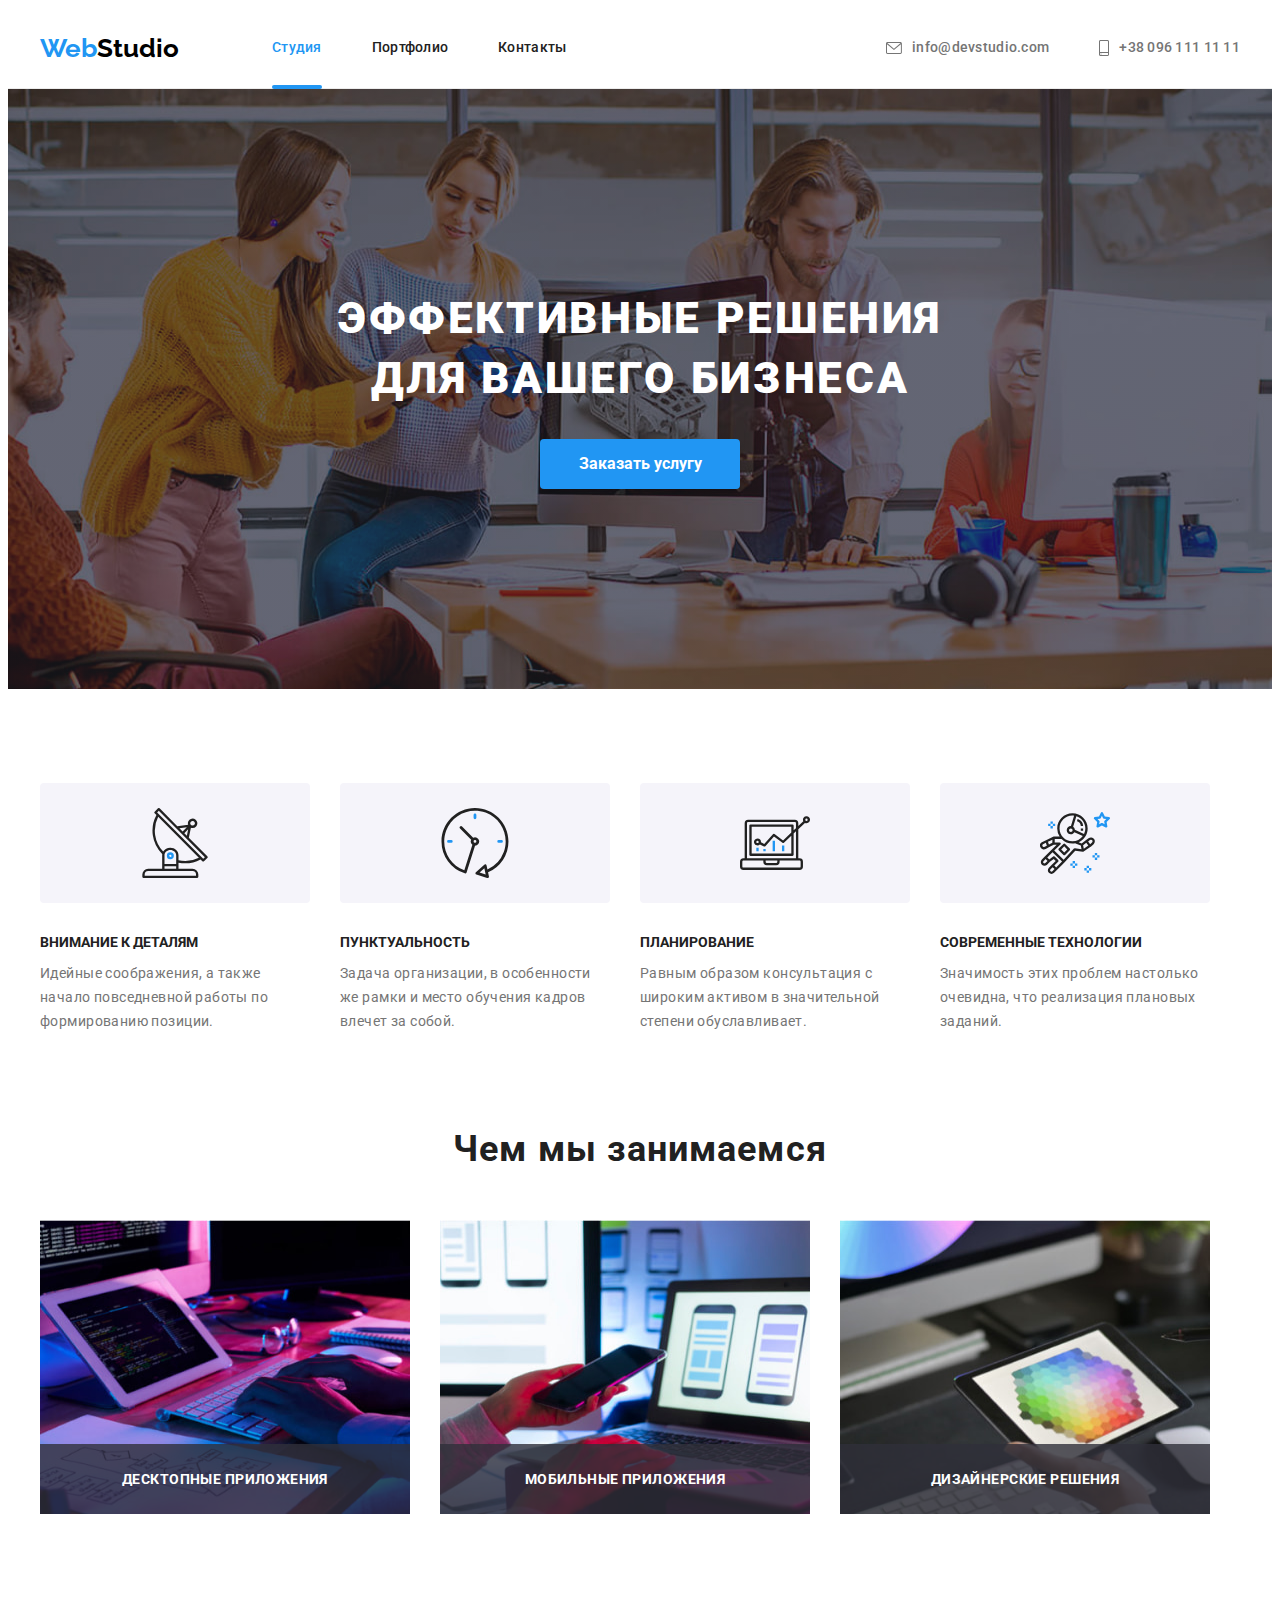
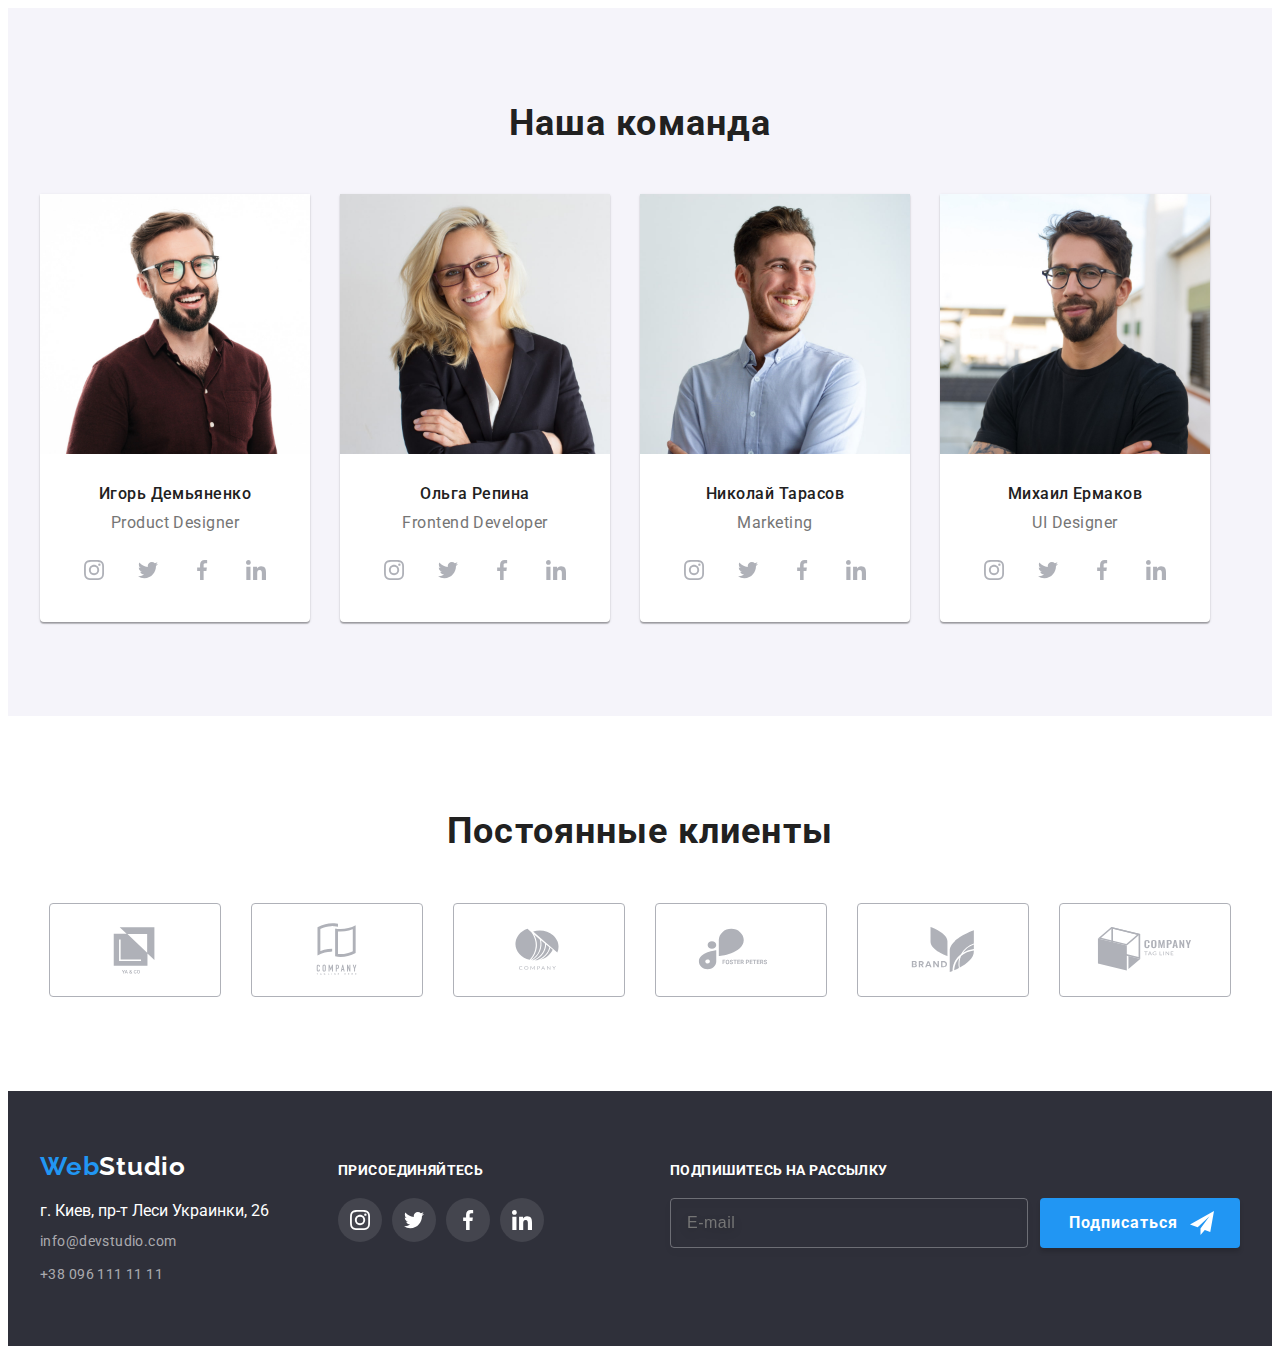
<file: index.html>
<!DOCTYPE html>
<html lang="ru">
  <head>
    <meta charset="UTF-8" />
    <meta http-equiv="X-UA-Compatible" content="IE=edge" />
    <meta name="viewport" content="width=device-width, initial-scale=1.0" />
    <title>Студия</title>
    <!-- Project fonts -->
    <link rel="preconnect" href="https://fonts.googleapis.com" />
    <link rel="preconnect" href="https://fonts.gstatic.com" crossorigin />
    <link
      href="https://fonts.googleapis.com/css2?family=Raleway:wght@700&family=Roboto:wght@400;500;700;900&display=swap"
      rel="stylesheet"
    />
    <!-- Custom ctyles -->
    <link
      rel="stylesheet"
      href="https://cdnjs.cloudflare.com/ajax/libs/modern-normalize/1.1.0/modern-normalize.min.css"
      integrity="sha512-wpPYUAdjBVSE4KJnH1VR1HeZfpl1ub8YT/NKx4PuQ5NmX2tKuGu6U/JRp5y+Y8XG2tV+wKQpNHVUX03MfMFn9Q=="
      crossorigin="anonymous"
      referrerpolicy="no-referrer"
    />
    <link rel="stylesheet" href="./css/styles.css" />
  </head>
  <body>
    <!-- Хедер -->
    <header class="page-header">
      <div class="container header-container">
        <a href="index.html" class="logo" lang="en"> <span class="span-logo">Web</span>Studio </a>
        <nav>
          <ul class="site-nav">
            <li class="site-nav-item">
              <a class="site-nav-link current" href="./index.html">Студия</a>
            </li>
            <li class="site-nav-item">
              <a class="site-nav-link" href="./portfolio.html">Портфолио</a>
            </li>
            <li class="site-nav-item">
              <a class="site-nav-link" href="#">Контакты</a>
            </li>
          </ul>
        </nav>
        <ul class="contacts">
          <li class="contact-link">
            <a href="mailto:info@devstudio.com" class="contact-link-mailto">
              <svg class="studio-icon" width="16" height="12">
                <use href="./images/icons.svg#icon-mail"></use>
              </svg>
              info@devstudio.com
            </a>
          </li>
          <li class="contact-link">
            <a href="tel:+380961111111" class="contact-link-tel">
              <svg class="studio-icon" width="10" height="16">
                <use href="./images/icons.svg#icon-smartphone"></use>
              </svg>
              +38 096 111 11 11
            </a>
          </li>
        </ul>
      </div>
    </header>
    <!-- Герой -->
    <main>
      <section class="hero">
        <div class="container">
          <h1 class="hero-title">Эффективные решения для вашего бизнеса</h1>
          <button class="hero-button" type="button" data-modal-open>Заказать услугу</button>
          <!-- фон для backdrop -->
          <div class="backdrop is-hidden" data-modal>
            <div class="modal-wrapper">
              <button class="modal-btn" data-modal-close>
                <svg class="icon-close" width="18" height="18">
                  <use href="./images/icons.svg#icon-close-black"></use>
                </svg>
              </button>
              <!-- Форма -->
              <form class="form">
                <b class="form-title">Оставьте свои данные, мы вам перезвоним</b>
                <div class="inputs">
                  <div class="form-field">
                    <label class="form-lable" for="user-name">Имя</label>
                    <div class="form-input-icon">
                      <input class="form-input" type="text" name="user-name" id="user-name" required />
                      <svg class="form-modal-icon" width="18" height="18">
                        <use href="./images/icons.svg#icon-person-form"></use>
                      </svg>
                    </div>
                  </div>
                  <div class="form-field">
                    <label class="form-lable" for="tel">Телефон</label> 
                    <div class="form-input-icon">
                       <input class="form-input" type="tel" name="tel" id="tel" />
                       <svg class="form-modal-icon" width="18" height="18">
                          <use href="./images/icons.svg#icon-phone-form"></use>
                       </svg>
                    </div>
                  </div>
                  <div class="form-field">
                    <label class="form-lable" for="email">Почта</label>
                    <div class="form-input-icon">
                      <input class="form-input" type="email" name="email" id="email" />
                      <svg class="form-modal-icon" width="18" height="18">
                        <use href="./images/icons.svg#icon-email-form"></use>
                      </svg>
                    </div>
                  </div>
                  <div class="form-field">
                    <label class="form-lable" for="comment">Комментарий</label>
                    <textarea class="form-textarea" name="comment" id="comment" placeholder="Введите текст" rows="8"></textarea>
                  </div>
                  <label class="form-field-checbox">
                     <input class="checkbox visually-hidden"  type="checkbox"/>
                     <span class="custom-checbox">
                       <svg class="custom-checbox-icon" width="16" height="15">
                         <use href="./images/icons.svg#icon-icon-check"></use>
                       </svg>
                     </span>
                    Соглашаюсь с рассылкой и принимаю 
                    <a class="contract" href="" target="_blank" rel="noopener noreferrer">Условия договора</a>
                  </label>
                </div>
                <button class="submit-btn" type="submit">Отправить</button>
              </form>
            </div>
          </div>
        </div>
      </section>
      <!-- Секция 2 Особенности -->
      <section class="section">
        <div class="container">
          <h2 class="visually-hidden">Особенности</h2>
          <ul class="specifics-list">
            <li class="specific-item">
              <div class="specific">
                <svg class="specific-icon" width="70" height="70">
                  <use href="./images/icons.svg#icon-antennasvg"></use>
                </svg>
              </div>
              <h3 class="specific-title">Внимание к деталям</h3>
              <p class="specific-text">
                Идейные соображения, а также начало повседневной работы по формированию позиции.
              </p>
            </li>
            <li class="specific-item">
              <div class="specific">
                <svg class="specific-icon" width="70" height="70">
                  <use href="./images/icons.svg#icon-clocksvg"></use>
                </svg>
              </div>
              <h3 class="specific-title">Пунктуальность</h3>
              <p class="specific-text">
                Задача организации, в особенности же рамки и место обучения кадров влечет за собой.
              </p>
            </li>
            <li class="specific-item">
              <div class="specific">
                <svg class="specific-icon" width="70" height="70">
                  <use href="./images/icons.svg#icon-diagramsvg"></use>
                </svg>
              </div>
              <h3 class="specific-title">Планирование</h3>
              <p class="specific-text">
                Равным образом консультация с широким активом в значительной степени обуславливает.
              </p>
            </li>
            <li class="specific-item">
              <div class="specific">
                <svg class="specific-icon" width="70" height="70">
                  <use href="./images/icons.svg#icon-astronautsvg"></use>
                </svg>
              </div>
              <h3 class="specific-title">Современные технологии</h3>
              <p class="specific-text">
                Значимость этих проблем настолько очевидна, что реализация плановых заданий.
              </p>
            </li>
          </ul>
        </div>
      </section>
      <!-- Чем мы занимаемся картинки -->
      <section class="section work">
        <div class="container">
          <h2 class="work-title">Чем мы занимаемся</h2>
          <ul class="work-item">
            <li class="work-list">
              <img
                class="work-img"
                src="./images/box/box1.jpg"
                alt="набор текста на клавиатеру"
                width="370"
                height="294"
              />
              <p class="work-text">Десктопные приложения</p>
            </li>
            <li class="work-list">
              <img
                class="work-img"
                src="./images/box/box2.jpg"
                alt="набор текста с телефона на ком"
                width="370"
                height="294"
              />
              <p class="work-text">Мобильные приложения</p>
            </li>
            <li class="work-list">
              <img
                class="work-img"
                src="./images/box/box3.jpg"
                alt="цветная голограмма на планшете"
                width="370"
                height="294"
              />
              <p class="work-text">Дизайнерские решения</p>
            </li>
          </ul>
        </div>
      </section>
      <!-- Секция 3 Команда -->
      <section class="team section">
        <div class="container">
          <h2 class="team-title">Наша команда</h2>
          <ul class="team-list">
            <li class="team-item">
              <img
                class="team-img"
                src="./images/team/teamcard1.jpg"
                alt="Сотрудник мужчина менеджер"
                width="270"
              />
              <div class="team-box">
                <h3 class="team-name">Игорь Демьяненко</h3>
                <p class="team-position" lang="en">Product Designer</p>
                <ul class="socials list">
                  <li class="socials-item">
                    <a
                      class="socials-link link"
                      href=""
                      target="_blank"
                      rel="noopener noreferrer"
                      aria-label="иконка Instagram"
                    >
                      <svg class="socials-icon" width="20" height="20">
                        <use href="./images/icons.svg#icon-instagram"></use>
                      </svg>
                    </a>
                  </li>
                  <li class="socials-item">
                    <a
                      class="socials-link link"
                      href=""
                      target="_blank"
                      rel="noopener noreferrer"
                      aria-label="иконка Twitter"
                    >
                      <svg class="socials-icon" width="20" height="20">
                        <use href="./images/icons.svg#icon-twitter"></use>
                      </svg>
                    </a>
                  </li>
                  <li class="socials-item">
                    <a
                      class="socials-link link"
                      href=""
                      target="_blank"
                      rel="noopener noreferrer"
                      aria-label="иконка Facebook"
                    >
                      <svg class="socials-icon" width="20" height="20">
                        <use href="./images/icons.svg#icon-facebook"></use>
                      </svg>
                    </a>
                  </li>
                  <li class="socials-item">
                    <a
                      class="socials-link link"
                      href=""
                      target="_blank"
                      rel="noopener noreferrer"
                      aria-label="иконка Linkedin"
                    >
                      <svg class="socials-icon" width="20" height="20">
                        <use href="./images/icons.svg#icon-linkedin"></use>
                      </svg>
                    </a>
                  </li>
                </ul>
              </div>
            </li>
            <li class="team-item">
              <img
                class="team-img"
                src="./images/team/teamcard2.jpg"
                alt="Сотрудник женщина разработчик"
                width="270"
              />
              <div class="team-box">
                <h3 class="team-name">Ольга Репина</h3>
                <p class="team-position" lang="en">Frontend Developer</p>
                <ul class="socials list">
                  <li class="socials-item">
                    <a
                      class="socials-link link"
                      href=""
                      target="_blank"
                      rel="noopener noreferrer"
                      aria-label="иконка Instagram"
                    >
                      <svg class="socials-icon" width="20" height="20">
                        <use href="./images/icons.svg#icon-instagram"></use>
                      </svg>
                    </a>
                  </li>
                  <li class="socials-item">
                    <a
                      class="socials-link link"
                      href=""
                      target="_blank"
                      rel="noopener noreferrer"
                      aria-label="иконка Twitter"
                    >
                      <svg class="socials-icon" width="20" height="20">
                        <use href="./images/icons.svg#icon-twitter"></use>
                      </svg>
                    </a>
                  </li>
                  <li class="socials-item">
                    <a
                      class="socials-link link"
                      href=""
                      target="_blank"
                      rel="noopener noreferrer"
                      aria-label="иконка Facebook"
                    >
                      <svg class="socials-icon" width="20" height="20">
                        <use href="./images/icons.svg#icon-facebook"></use>
                      </svg>
                    </a>
                  </li>
                  <li class="socials-item">
                    <a
                      class="socials-link link"
                      href=""
                      target="_blank"
                      rel="noopener noreferrer"
                      aria-label="иконка Linkedin"
                    >
                      <svg class="socials-icon" width="20" height="20">
                        <use href="./images/icons.svg#icon-linkedin"></use>
                      </svg>
                    </a>
                  </li>
                </ul>
              </div>
            </li>
            <li class="team-item">
              <img
                class="team-img"
                src="./images/team/teamcard3.jpg"
                alt="Сотрудник мужчина маркетолог"
                width="270"
              />
              <div class="team-box">
                <h3 class="team-name">Николай Тарасов</h3>
                <p class="team-position" lang="en">Marketing</p>
                <ul class="socials list">
                  <li class="socials-item">
                    <a
                      class="socials-link link"
                      href=""
                      target="_blank"
                      rel="noopener noreferrer"
                      aria-label="иконка Instagram"
                    >
                      <svg class="socials-icon" width="20" height="20">
                        <use href="./images/icons.svg#icon-instagram"></use>
                      </svg>
                    </a>
                  </li>
                  <li class="socials-item">
                    <a
                      class="socials-link link"
                      href=""
                      target="_blank"
                      rel="noopener noreferrer"
                      aria-label="иконка Twitter"
                    >
                      <svg class="socials-icon" width="20" height="20">
                        <use href="./images/icons.svg#icon-twitter"></use>
                      </svg>
                    </a>
                  </li>
                  <li class="socials-item">
                    <a
                      class="socials-link link"
                      href=""
                      target="_blank"
                      rel="noopener noreferrer"
                      aria-label="иконка Facebook"
                    >
                      <svg class="socials-icon" width="20" height="20">
                        <use href="./images/icons.svg#icon-facebook"></use>
                      </svg>
                    </a>
                  </li>
                  <li class="socials-item">
                    <a
                      class="socials-link link"
                      href=""
                      target="_blank"
                      rel="noopener noreferrer"
                      aria-label="иконка Linkedin"
                    >
                      <svg class="socials-icon" width="20" height="20">
                        <use href="./images/icons.svg#icon-linkedin"></use>
                      </svg>
                    </a>
                  </li>
                </ul>
              </div>
            </li>
            <li class="team-item">
              <img
                class="team-img"
                src="./images/team/teamcard4.jpg"
                alt="Сотрудник мужчина дизайнер"
                width="270"
              />
              <div class="team-box">
                <h3 class="team-name">Михаил Ермаков</h3>
                <p class="team-position" lang="en">UI Designer</p>
                <ul class="socials list">
                  <li class="socials-item">
                    <a
                      class="socials-link link"
                      href=""
                      target="_blank"
                      rel="noopener noreferrer"
                      aria-label="иконка Instagram"
                    >
                      <svg class="socials-icon" width="20" height="20">
                        <use href="./images/icons.svg#icon-instagram"></use>
                      </svg>
                    </a>
                  </li>
                  <li class="socials-item">
                    <a
                      class="socials-link link"
                      href=""
                      target="_blank"
                      rel="noopener noreferrer"
                      aria-label="иконка Twitter"
                    >
                      <svg class="socials-icon" width="20" height="20">
                        <use href="./images/icons.svg#icon-twitter"></use>
                      </svg>
                    </a>
                  </li>
                  <li class="socials-item">
                    <a
                      class="socials-link link"
                      href=""
                      target="_blank"
                      rel="noopener noreferrer"
                      aria-label="иконка Facebook"
                    >
                      <svg class="socials-icon" width="20" height="20">
                        <use href="./images/icons.svg#icon-facebook"></use>
                      </svg>
                    </a>
                  </li>
                  <li class="socials-item">
                    <a
                      class="socials-link link"
                      href=""
                      target="_blank"
                      rel="noopener noreferrer"
                      aria-label="иконка Linkedin"
                    >
                      <svg class="socials-icon" width="20" height="20">
                        <use href="./images/icons.svg#icon-linkedin"></use>
                      </svg>
                    </a>
                  </li>
                </ul>
              </div>
            </li>
          </ul>
        </div>
      </section>
      <!--Постоянные клиенты  -->
      <section class="section">
        <div class="container">
          <h2 class="clients-title">Постоянные клиенты</h2>
          <ul class="clients">
            <li class="clients-item">
              <a
                class="clients-link"
                href=""
                target="_blank"
                rel="noopener noreferrer"
                aria-label="Логотип YA&CO"
              >
                <svg class="clients-icon" width="106" height="60">
                  <use href="./images/icons.svg#icon-Logo-one"></use>
                </svg>
              </a>
            </li>
            <li class="clients-item">
              <a
                class="clients-link"
                href=""
                target="_blank"
                rel="noopener noreferrer"
                aria-label="Логотип COMPANY Tagline Here"
              >
                <svg class="clients-icon" width="106" height="60">
                  <use href="./images/icons.svg#icon-Logo-two"></use>
                </svg>
              </a>
            </li>
            <li class="clients-item">
              <a
                class="clients-link"
                href=""
                target="_blank"
                rel="noopener noreferrer"
                aria-label="Логотип COMPANY"
              >
                <svg class="clients-icon" width="106" height="60">
                  <use href="./images/icons.svg#icon-Logo-three"></use>
                </svg>
              </a>
            </li>
            <li class="clients-item">
              <a
                class="clients-link"
                href=""
                target="_blank"
                rel="noopener noreferrer"
                aria-label="Логотип Foster Peters"
              >
                <svg class="clients-icon" width="106" height="60">
                  <use href="./images/icons.svg#icon-Logo-four"></use>
                </svg>
              </a>
            </li>
            <li class="clients-item">
              <a
                class="clients-link"
                href=""
                target="_blank"
                rel="noopener noreferrer"
                aria-label="Логотип BRAND"
              >
                <svg class="clients-icon" width="106" height="60">
                  <use href="./images/icons.svg#icon-Logo-five"></use>
                </svg>
              </a>
            </li>
            <li class="clients-item">
              <a
                class="clients-link"
                href=""
                target="_blank"
                rel="noopener noreferrer"
                aria-label="Логотип COMPANY TAG LINE"
              >
                <svg class="clients-icon" width="106" height="60">
                  <use href="./images/icons.svg#icon-Logo-six"></use>
                </svg>
              </a>
            </li>
          </ul>
        </div>
      </section>
    </main>
    <!-- Подвал -->
    <footer class="footer">
      <div class="container">
        <div class="footer-containers">
          <a href="index.html" class="footer-logo" lang="en"
            >Web<span class="logo-white">Studio</span></a>
          <address class="address">
            <ul class="list-footer">
              <li class="item-footer">
                <a class="footer-address" href="https://goo.gl/maps/wZrhTmKTJjCUaYkh9"
                  >г. Киев, пр-т Леси Украинки, 26</a
                >
              </li>
              <li class="item-footer">
                <a href="mailto:info@devstudio.com" class="footer-mailto"> info@devstudio.com</a>
              </li>
              <li class="item-footer">
                <a href="tel:+380961111111" class="footer-tel">+38 096 111 11 11</a>
              </li>
            </ul>
          </address>
        </div>
        <div class="container-icon">
          <h3 class="footer-title">присоединяйтесь</h3>
          <ul class="footer-icons">
            <li class="list-icon">
              <a
                class="socials-links link"
                href=""
                target="_blank"
                rel="noopener noreferrer"
                aria-label="иконка Instagram"
              >
                <svg class="socials-icons" width="20" height="20">
                  <use href="./images/icons.svg#icon-instagram"></use>
                </svg>
              </a>
            </li>
            <li class="list-icon">
              <a
                class="socials-links link"
                href=""
                target="_blank"
                rel="noopener noreferrer"
                aria-label="иконка Twitter"
              >
                <svg class="socials-icons" width="20" height="20">
                  <use href="./images/icons.svg#icon-twitter"></use>
                </svg>
              </a>
            </li>
            <li class="list-icon">
              <a
                class="socials-links link"
                href=""
                target="_blank"
                rel="noopener noreferrer"
                aria-label="иконка Facebook"
              >
                <svg class="socials-icons" width="20" height="20">
                  <use href="./images/icons.svg#icon-facebook"></use>
                </svg>
              </a>
            </li>
            <li class="list-icon">
              <a
                class="socials-links link"
                href=""
                target="_blank"
                rel="noopener noreferrer"
                aria-label="иконка Linkedin"
              >
                <svg class="socials-icons" width="20" height="20">
                  <use href="./images/icons.svg#icon-linkedin"></use>
                </svg>
              </a>
            </li>
          </ul>
        </div>
        <form class="subscribe">
          <h3 class="subscribe-title">Подпишитесь на рассылку</h3>
          <div class="subscribe-content">
            <input class="subscribe-input" type="email" name="eser-email" placeholder="E-mail"> 
            <button class="subscribe-btn" type="submit">Подписаться 
              <svg class="subscribe-icon" width="24" height="24">
                <use href="./images/icons.svg#icon-icon-send"></use>
              </svg>
            </button>
          </div>
        </form>
      </div>
    </footer>
    <script src="./js/modal.js"></script>
  </body>
</html>
</file>
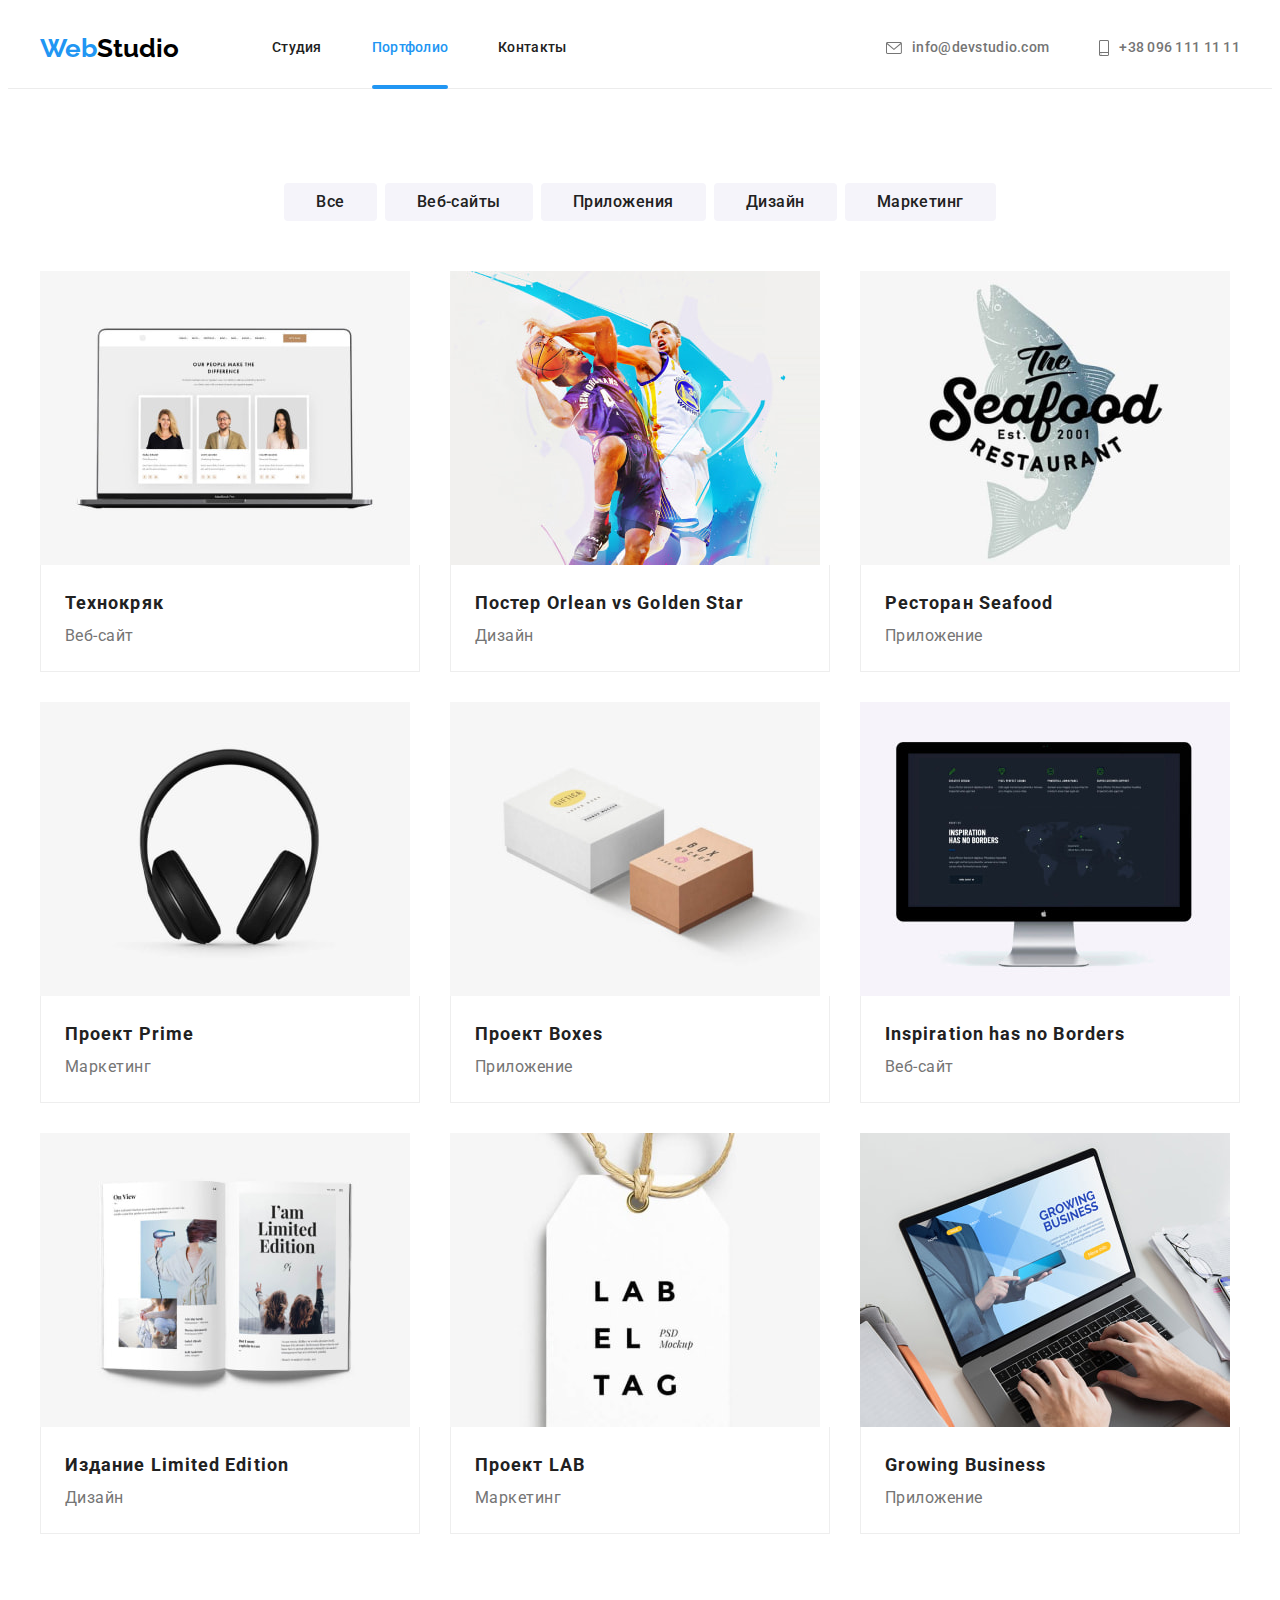
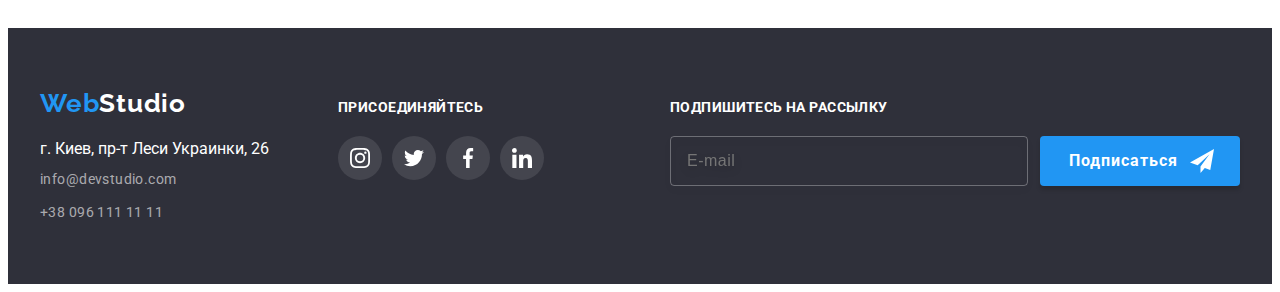
<file: portfolio.html>
<!DOCTYPE html>
<html lang="ru">
  <head>
    <meta charset="UTF-8" />
    <meta http-equiv="X-UA-Compatible" content="IE=edge" />
    <meta name="viewport" content="width=device-width, initial-scale=1.0" />
    <title>Портфолио</title>
    <!-- Project fonts -->
    <link rel="preconnect" href="https://fonts.googleapis.com" />
    <link rel="preconnect" href="https://fonts.gstatic.com" crossorigin />
    <link
      href="https://fonts.googleapis.com/css2?family=Raleway:wght@700&family=Roboto:wght@400;500;700;900&display=swap"
      rel="stylesheet"
    />
    <!-- Custom ctyles -->
    <link
      rel="stylesheet"
      href="https://cdnjs.cloudflare.com/ajax/libs/modern-normalize/1.1.0/modern-normalize.min.css"
      integrity="sha512-wpPYUAdjBVSE4KJnH1VR1HeZfpl1ub8YT/NKx4PuQ5NmX2tKuGu6U/JRp5y+Y8XG2tV+wKQpNHVUX03MfMFn9Q=="
      crossorigin="anonymous"
      referrerpolicy="no-referrer"
    />
    <link rel="stylesheet" href="./css/styles.css" />
  </head>
  <body>
    <!-- Хедер -->
    <header class="page-header">
      <div class="container header-container">
        <a href="portfolio.html" class="logo" lang="en">
          <span class="span-logo">Web</span>Studio
        </a>
        <nav>
          <ul class="site-nav">
            <li class="site-nav-item"><a class="site-nav-link" href="./index.html">Студия</a></li>
            <li class="site-nav-item">
              <a class="site-nav-link current" href="./portfolio.html">Портфолио</a>
            </li>
            <li class="site-nav-item"><a class="site-nav-link" href="#">Контакты</a></li>
          </ul>
        </nav>
        <ul class="contacts">
          <li class="contact-link">
            <a href="mailto:info@devstudio.com" class="contact-link-mailto">
              <svg class="studio-icon" width="16" height="12">
                <use href="./images/icons.svg#icon-mail"></use>
              </svg>
              info@devstudio.com
            </a>
          </li>
          <li class="contact-link">
            <a href="tel:+380961111111" class="contact-link-tel">
              <svg class="studio-icon" width="10" height="16">
                <use href="./images/icons.svg#icon-smartphone"></use>
              </svg>
              +38 096 111 11 11
            </a>
          </li>
        </ul>
      </div>
    </header>
    <main>
      <section class="section">
        <div class="container">
          <h1 class="visually-hidden">Навигация по сайту</h1>
          <!-- Меню Портфолио -->
          <ul class="list-portfolio">
            <li class="btn-item">
              <button class="btn-portfolio" type="button">Все</button>
            </li>
            <li class="btn-item">
              <button class="btn-portfolio" type="button">Веб-сайты</button>
            </li>
            <li class="btn-item">
              <button class="btn-portfolio" type="button">Приложения</button>
            </li>
            <li class="btn-item">
              <button class="btn-portfolio" type="button">Дизайн</button>
            </li>
            <li class="btn-item">
              <button class="btn-portfolio" type="button">Маркетинг</button>
            </li>
          </ul>
          <!-- Портфолио -->
          <ul class="card-set">
            <li class="card-item">
              <a href="" class="card-link">
                <div class="card-overlay-thumb">
                  <img src="./images/project/project1.jpg" alt="#" width="370" />
                  <div class="card-overlay">
                    <p class="overlay-text">
                      Ресурс предлагает комплексные предложения с разным уровнем функционала и
                      сервисов. Все это позволит посетителю получить исчерпывающие сведения о
                      компании или частном лице.
                    </p>
                  </div>
                </div>
                <div class="card-name">
                  <h2 class="portfolio-title">Технокряк</h2>
                  <p class="subtitle">Веб-сайт</p>
                </div>
              </a>
            </li>
            <li class="card-item">
              <a href="" class="card-link">
                <div class="card-overlay-thumb">
                  <img src="./images/project/project2.jpg" alt="#" width="370" />
                  <div class="card-overlay">
                    <p class="overlay-text">
                      Ресурс предлагает комплексные предложения с разным уровнем функционала и
                      сервисов. Все это позволит посетителю получить исчерпывающие сведения о
                      компании или частном лице.
                    </p>
                  </div>
                </div>
                <div class="card-name">
                  <h2 class="portfolio-title">
                    Постер <span lang="en">Orlean vs Golden Star</span>
                  </h2>
                  <p class="subtitle">Дизайн</p>
                </div>
              </a>
            </li>
            <li class="card-item">
              <a href="" class="card-link">
                <div class="card-overlay-thumb">
                  <img src="./images/project/project3.jpg" alt="#" width="370" />
                  <div class="card-overlay">
                    <p class="overlay-text">
                      Ресурс предлагает комплексные предложения с разным уровнем функционала и
                      сервисов. Все это позволит посетителю получить исчерпывающие сведения о
                      компании или частном лице.
                    </p>
                  </div>
                </div>
                <div class="card-name">
                  <h2 class="portfolio-title">Ресторан <span lang="en">Seafood</span></h2>
                  <p class="subtitle">Приложение</p>
                </div>
              </a>
            </li>
            <li class="card-item">
              <a href="" class="card-link">
                <div class="card-overlay-thumb">
                  <img src="./images/project/project4.jpg" alt="#" width="370" />
                  <div class="card-overlay">
                    <p class="overlay-text">
                      Ресурс предлагает комплексные предложения с разным уровнем функционала и
                      сервисов. Все это позволит посетителю получить исчерпывающие сведения о
                      компании или частном лице.
                    </p>
                  </div>
                </div>
                <div class="card-name">
                  <h2 class="portfolio-title">Проект <span lang="en">Prime</span></h2>
                  <p class="subtitle">Маркетинг</p>
                </div>
              </a>
            </li>
            <li class="card-item">
              <a href="" class="card-link">
                <div class="card-overlay-thumb">
                  <img src="./images/project/project5.jpg" alt="#" width="370" />
                  <div class="card-overlay">
                    <p class="overlay-text">
                      Ресурс предлагает комплексные предложения с разным уровнем функционала и
                      сервисов. Все это позволит посетителю получить исчерпывающие сведения о
                      компании или частном лице.
                    </p>
                  </div>
                </div>
                <div class="card-name">
                  <h2 class="portfolio-title">Проект <span lang="en">Boxes</span></h2>
                  <p class="subtitle">Приложение</p>
                </div>
              </a>
            </li>
            <li class="card-item">
              <a href="" class="card-link">
                <div class="card-overlay-thumb">
                  <img src="./images/project/project6.jpg" alt="#" width="370" />
                  <div class="card-overlay">
                    <p class="overlay-text">
                      Ресурс предлагает комплексные предложения с разным уровнем функционала и
                      сервисов. Все это позволит посетителю получить исчерпывающие сведения о
                      компании или частном лице.
                    </p>
                  </div>
                </div>
                <div class="card-name">
                  <h2 class="portfolio-title"><span lang="en">Inspiration has no Borders</span></h2>
                  <p class="subtitle">Веб-сайт</p>
                </div>
              </a>
            </li>
            <li class="card-item">
              <a href="" class="card-link">
                <div class="card-overlay-thumb">
                  <img src="./images/project/project7.jpg" alt="#" width="370" />
                  <div class="card-overlay">
                    <p class="overlay-text">
                      Ресурс предлагает комплексные предложения с разным уровнем функционала и
                      сервисов. Все это позволит посетителю получить исчерпывающие сведения о
                      компании или частном лице.
                    </p>
                  </div>
                </div>
                <div class="card-name">
                  <h2 class="portfolio-title">Издание <span lang="en">Limited Edition</span></h2>
                  <p class="subtitle">Дизайн</p>
                </div>
              </a>
            </li>
            <li class="card-item">
              <a href="" class="card-link">
                <div class="card-overlay-thumb">
                  <img src="./images/project/project8.jpg" alt="#" width="370" />
                  <div class="card-overlay">
                    <p class="overlay-text">
                      Ресурс предлагает комплексные предложения с разным уровнем функционала и
                      сервисов. Все это позволит посетителю получить исчерпывающие сведения о
                      компании или частном лице.
                    </p>
                  </div>
                </div>
                <div class="card-name">
                  <h2 class="portfolio-title">Проект <span lang="en">LAB</span></h2>
                  <p class="subtitle">Маркетинг</p>
                </div>
              </a>
            </li>
            <li class="card-item">
              <a href="" class="card-link">
                <div class="card-overlay-thumb">
                  <img src="./images/project/project9.jpg" alt="#" width="370" />
                  <div class="card-overlay">
                    <p class="overlay-text">
                      Ресурс предлагает комплексные предложения с разным уровнем функционала и
                      сервисов. Все это позволит посетителю получить исчерпывающие сведения о
                      компании или частном лице.
                    </p>
                  </div>
                </div>
                <div class="card-name">
                  <h2 class="portfolio-title"><span lang="en">Growing Business</span></h2>
                  <p class="subtitle">Приложение</p>
                </div>
              </a>
            </li>
          </ul>
        </div>
      </section>
    </main>
    <footer class="footer">
      <div class="container">
        <div class="footer-containers">
          <a href="index.html" class="footer-logo" lang="en"
            >Web<span class="logo-white">Studio</span></a
          >
          <address class="address">
            <ul class="list-footer">
              <li class="item-footer">
                <a class="footer-address" href="https://goo.gl/maps/wZrhTmKTJjCUaYkh9"
                  >г. Киев, пр-т Леси Украинки, 26</a
                >
              </li>
              <li class="item-footer">
                <a href="mailto:info@devstudio.com" class="footer-mailto"> info@devstudio.com</a>
              </li>
              <li class="item-footer">
                <a href="tel:+380961111111" class="footer-tel">+38 096 111 11 11</a>
              </li>
            </ul>
          </address>
        </div>
        <div class="container-icon">
          <h3 class="footer-title">присоединяйтесь</h3>
          <ul class="footer-icons">
            <li class="list-icon">
              <a
                class="socials-links link"
                href=""
                target="_blank"
                rel="noopener noreferrer"
                aria-label="иконка Instagram"
              >
                <svg class="socials-icons" width="20" height="20">
                  <use href="./images/icons.svg#icon-instagram"></use>
                </svg>
              </a>
            </li>
            <li class="list-icon">
              <a
                class="socials-links link"
                href=""
                target="_blank"
                rel="noopener noreferrer"
                aria-label="иконка Twitter">
                <svg class="socials-icons" width="20" height="20">
                  <use href="./images/icons.svg#icon-twitter"></use>
                </svg>
              </a>
            </li>
            <li class="list-icon">
              <a
                class="socials-links link"
                href=""
                target="_blank"
                rel="noopener noreferrer"
                aria-label="иконка Facebook">
                <svg class="socials-icons" width="20" height="20">
                  <use href="./images/icons.svg#icon-facebook"></use>
                </svg>
              </a>
            </li>
            <li class="list-icon">
              <a
                class="socials-links link"
                href=""
                target="_blank"
                rel="noopener noreferrer"
                aria-label="иконка Linkedin">
                <svg class="socials-icons" width="20" height="20">
                  <use href="./images/icons.svg#icon-linkedin"></use>
                </svg>
              </a>
            </li>
          </ul>
        </div>
        <form class="subscribe">
          <h3 class="subscribe-title">Подпишитесь на рассылку</h3>
          <div class="subscribe-content">
            <input class="subscribe-input" type="email" name="eser-email" placeholder="E-mail">
            <button class="subscribe-btn" type="submit">Подписаться
              <svg class="subscribe-icon" width="24" height="24">
                <use href="./images/icons.svg#icon-icon-send"></use>
              </svg>
            </button>
          </div>
        </form>
      </div>
    </footer>
  </body>
</html>
</file>
<file: css/styles.css>
:root {
  --main-txt-cl: #757575;
  --second-txt-cl: #212121;
  --accent-color: #2196f3;
  --card-set-qap: 30px;
  /* animation */
  --timing-anim: cubic-bezier(0.4, 0, 0.2, 1);
  --anim-duration: 250ms;
}
/* Главная */
body {
  color: var(--main-txt-cl);
  background-color: #ffffff;
  font-family: 'Roboto', sans-serif;
}

.container {
  width: 1200px;
  padding-left: 15px;
  padding-right: 15px;
  margin-left: auto;
  margin-right: auto;
}

h1,
h2,
h3,
h4,
h5,
h6,
ul,
ol,
p {
  margin: 0;
  padding: 0;
}
img {
  display: block;
}

.section {
  padding-top: 94px;
  padding-bottom: 94px;
}

.page-header {
  border-bottom: 1px solid #ececec;
}
.header-container {
  display: flex;
  align-items: center;
}

/* цвет лого */
.logo {
  font-family: 'Raleway';
  font-weight: 700;
  font-size: 26px;
  line-height: 1.19;
  color: #000000;
  text-decoration: none;
  margin-right: 93px;
}
.span-logo {
  font-family: 'Raleway';
  font-weight: 700;
  font-size: 26px;
  line-height: 1.19;
  color: var(--accent-color);
}
/* убирает маркировки возле списка */
ul {
  list-style: none;
}
/* блок навигации */

.site-nav {
  display: flex;
  align-items: center;
}

.site-nav-link {
  font-weight: 500;
  font-size: 14px;
  line-height: 1.14;
  letter-spacing: 0.02em;
  color: var(--second-txt-cl);
  text-decoration: none;
  display: block;
  padding-top: 32px;
  padding-bottom: 32px;

  transition: color var(--anim-duration) var(--timing-anim);
}

.site-nav-item {
  margin-right: 50px;
}
.site-nav-item:last-child {
  margin-right: 0;
}
.site-nav-link:hover,
.site-nav-link:focus {
  color: var(--accent-color);
}
.site-nav-link.current {
  color: var(--accent-color);
}
.site-nav-link.current::after {
  content: '';
  display: block;
  width: 100%;
  height: 4px;
  border-radius: 2px;
  background-color: var(--accent-color);
  position: absolute;
  bottom: -1px;
  left: 0;
}

.site-nav-link.current {
  position: relative;
}

/* контакти */
.contacts {
  display: flex;
  margin-left: auto;
}

.contact-link {
  display: flex;
  margin-right: 50px;
  color: var(--main-txt-cl);
  align-items: center;
}

.contact-link:last-child {
  margin-right: 0;
}

.contact-link-mailto:hover,
.contact-link-mailto:focus {
  color: var(--accent-color);
}
.contact-link-tel:hover,
.contact-link-tel:focus {
  color: var(--accent-color);
}
.contact-link-mailto,
.contact-link-tel {
  font-weight: 500;
  font-size: 14px;
  line-height: 1.14;
  letter-spacing: 0.02em;
  color: var(--main-txt-cl);
  text-decoration: none;
  padding-top: 32px;
  padding-bottom: 32px;
  display: flex;
  align-items: center;

  transition-property: color;
  transition-duration: var(--anim-duration);
  transition-timing-function: var(--timing-anim);
}
.studio-icon {
  fill: currentcolor;
  margin-right: 10px;
}
/* Герой */
.hero {
  max-width: 1600px;
  margin-left: auto;
  margin-right: auto;
  color: #ffffff;
  background-color: #c4c4c4;
  background-size: 1600px 600px;
  background-image: linear-gradient(rgba(47, 48, 58, 0.4), rgba(47, 48, 58, 0.4)),
    url(../images/background/bk.png.jpg);
  background-repeat: no-repeat;
  background-position: center;
  display: block;
  text-align: center;
  padding-top: 200px;
  padding-bottom: 200px;
}

.hero-title {
  text-transform: uppercase;
  width: 696px;
  letter-spacing: 0.06em;
  font-weight: 900;
  font-size: 44px;
  line-height: 1.36;
  margin-bottom: 30px;
  margin-left: auto;
  margin-right: auto;
}
/* Кнопка */
.hero-button {
  font-weight: 700;
  font-size: 16px;
  line-height: 1.88;
  color: #ffffff;
  background-color: var(--accent-color);
  font-family: inherit;
  cursor: pointer;
  padding: 10px 32px;
  min-width: 200px;
  min-height: 50px;
  border-radius: 4px;
  border: none;
  box-shadow: 0px 4px 4px rgba(0, 0, 0, 0.15);
  transition: background-color var(--anim-duration) var(--timing-anim),
    box-shadow var(--anim-duration) var(--timing-anim),
    color var(--anim-duration) var(--timing-anim);
}

/* модальное окно */
.backdrop {
  position: fixed;
  top: 0;
  left: 0;
  width: 100%;
  height: 100%;
  background-color: rgba(0, 0, 0, 0.2);
  z-index: 10;

  transition: opacity var(--anim-duration) var(--timing-anim),
    visibility var(--timing-anim) var(--anim-duration);
}
.backdrop.is-hidden {
  opacity: 0;
  pointer-events: none;
  visibility: hidden;
}
.modal-wrapper {
  background-color: #ffffff;
  width: 528px;
  height: 581px;
  position: absolute;
  top: 50%;
  left: 50%;
  border-radius: 4px;
  box-shadow: 0px 1px 3px rgba(0, 0, 0, 0.12), 0px 1px 1px rgba(0, 0, 0, 0.14),
    0px 2px 1px rgba(0, 0, 0, 0.2);
  transform: translate(-50%, -50%);
}

.modal-btn {
  position: absolute;
  display: flex;
  top: 8px;
  right: 8px;
  padding: 0;
  cursor: pointer;
  border: 1px solid rgba(0, 0, 0, 0.1);
  justify-content: center;
  align-items: center;
  background-color: #ffffff;
  border-radius: 50%;
  width: 30px;
  height: 30px;
}

.icon-close {
  display: block;
  align-items: center;
  justify-content: center;
  color: var(--second-txt-cl);
  transition: fill var(--anim-duration) var(--timing-anim);
}
.icon-close:hover,
.icon-close:focus {
  fill: var(--accent-color);
}
/* форма */
.form {
  width: 100%;
  height: 100%;
  padding: 40px;
  color: var(--main-txt-cl);
  font-size: 12px;
  line-height: 1.17;
  letter-spacing: 0.01em;
}
.form-title {
  font-weight: 700;
  font-size: 20px;
  line-height: 23px;
  text-align: center;
  letter-spacing: 0.03em;
  color: var(--second-txt-cl);
}
.inputs {
  margin-top: 12px;
}
.form-field {
  width: 100%;
  display: flex;
  flex-direction: column;
  margin-bottom: 10px;
}
.form-field:last-child {
  margin-bottom: 0;
}

.form-input {
  height: 38.95px;
  border: 1px solid rgba(33, 33, 33, 0.2);
  border-radius: 4px;
  padding: 11px 12px 11px 42px;

  transition: border var(--anim-duration) var(--timing-anim);
  outline: transparent;
  background-color: transparent;
  cursor: pointer;
}

.form-field .form-lable {
  text-align: left;
  margin-bottom: 4px;
}
.form-input:hover,
.form-input:focus {
  border: 1px solid var(--accent-color);
}

.form-input:hover + .form-modal-icon,
.form-input:focus + .form-modal-icon {
  fill: var(--accent-color);
}
.form-textarea {
  height: 116.84px;
  border: 1px solid rgba(33, 33, 33, 0.2);
  border-radius: 4px;
  resize: none;
  font-size: 12px;
  line-height: 1.17;
  letter-spacing: 0.01em;
  padding-top: 12px;
  padding-left: 16px;
  transition: border var(--anim-duration) var(--timing-anim);
  outline: transparent;
  background-color: transparent;
  cursor: pointer;
}
.form-textarea:hover,
.form-textarea:focus {
  border: 1px solid var(--accent-color);
}

.form-field-checbox {
  display: flex;
  align-items: center;
  text-align: center;
  margin-top: 20px;
  justify-content: center;
  font-size: 14px;
  line-height: 1.71;
  letter-spacing: 0.03em;
  cursor: pointer;
}
.custom-checbox {
  width: 16px;
  height: 15px;
  display: flex;
  align-items: center;
  justify-content: center;

  margin-right: 7px;

  border-radius: 2px;
  outline: 2px solid #000000;
  outline-offset: -2px;
}
.custom-checbox-icon {
  display: block;
  width: 16px;
  height: 15px;
  border: 2px solid var(--accent-color);
  background-color: var(--accent-color);
  border-radius: 2px;
  opacity: 0;
  transition: opacity var(--anim-duration) var(--timing-anim);
}
.checkbox:checked + .custom-checbox {
  outline: var(--accent-color);
}
.checkbox:checked + .custom-checbox .custom-checbox-icon {
  opacity: 1;
}
.contract {
  color: var(--accent-color);
  padding-left: 2px;
}
.submit-btn {
  width: 200px;
  height: 50px;
  font-size: 16px;
  line-height: 1.88;
  display: flex;
  align-items: center;
  text-align: center;
  letter-spacing: 0.06em;
  color: #ffffff;
  background-color: var(--accent-color);
  box-shadow: 0px 4px 4px rgba(0, 0, 0, 0.15);
  border-radius: 4px;
  border: none;
  justify-content: center;
  margin-top: 30px;
  margin-left: auto;
  margin-right: auto;
  cursor: pointer;
  transition: background-color var(--anim-duration) var(--timing-anim);
  outline: transparent;
}
.form-input {
  display: block;
  width: 100%;
}
.form-input-icon {
  display: flex;
  position: relative;
}
.form-modal-icon {
  position: absolute;
  top: 50%;
  left: 12px;
  transform: translateY(-50%);
  fill: var(--second-txt-cl);
  transition: fill var(--anim-duration) var(--timing-anim);
}
.form-field:hover .form-modal-icon,
.form-field:focus .form-modal-icon {
  fill: var(--accent-color);
}
/* особенности */
.specifics-list {
  display: flex;
}

.specific {
  display: flex;
  align-items: center;
  justify-content: center;

  width: 270px;
  min-height: 120px;

  background: #f5f4fa;
  border-radius: 4px;
  margin-bottom: 30px;
}

.specific-item {
  width: 270px;
  margin-right: 30px;
}
.specific-item:last-child {
  margin-right: 0;
}
.specific-title {
  font-weight: 700;
  font-size: 14px;
  line-height: 1.4;
  text-transform: uppercase;
  color: var(--second-txt-cl);
  margin-bottom: 10px;
}
.specific-text {
  font-size: 14px;
  line-height: 1.71;
  letter-spacing: 0.03em;
}

/* Чем мы занимаемся */
.work {
  padding-top: 0;
}
.work-title {
  font-weight: 700;
  font-size: 36px;
  line-height: 1.17;
  letter-spacing: 0.03em;
  color: var(--second-txt-cl);
  margin-bottom: 50px;
  text-align: center;
}
.work-item {
  display: flex;
}
.work-list {
  margin-right: 30px;
}
.work-list:last-child {
  margin-right: 0;
}
.work-item .work-list {
  position: relative;
}
.work-item .work-text {
  width: 100%;
  height: 70px;
  background-color: rgba(47, 48, 58, 0.8);
  display: flex;
  justify-content: center;
  align-items: center;
  color: #ffffff;
  font-size: 14px;
  font-weight: 700;
  line-height: 1.17;
  letter-spacing: 0.03em;
  text-transform: uppercase;
  position: absolute;
  bottom: 0;
  left: 0;
}

/* команда */
.team {
  color: var(--second-txt-cl);
  background-color: #f5f4fa;
  text-align: center;
}
.team-list {
  display: flex;
}
.team-title {
  font-weight: 700;
  font-size: 36px;
  line-height: 1.17;
  letter-spacing: 0.03em;
  margin-bottom: 50px;
}
.team-item {
  background-color: #ffffff;
  margin-right: 30px;
  box-shadow: 0px 1px 3px rgba(0, 0, 0, 0.12), 0px 1px 1px rgba(0, 0, 0, 0.14),
    0px 2px 1px rgba(0, 0, 0, 0.2);
  border-radius: 0px 0px 4px 4px;
}
.team-item:last-child {
  margin-right: 0;
}
.team-box {
  padding-top: 30px;
  padding-bottom: 30px;
}
.team-name {
  font-weight: 500;
  font-size: 16px;
  line-height: 1.19;
  text-align: center;
  letter-spacing: 0.03em;
  margin-bottom: 10px;
}

.team-position {
  font-size: 16px;
  line-height: 1.19;
  text-align: center;
  letter-spacing: 0.03em;
  color: var(--main-txt-cl);
  margin-bottom: 16px;
}
/* Соц. сети icons Наша команда  */
.socials {
  display: flex;
  justify-content: center;
  align-items: center;
}
.socials-link {
  display: flex;
  align-items: center;
  justify-content: center;

  width: 44px;
  height: 44px;

  background-color: #ffffff;
  border-radius: 50%;

  transition: background-color var(--anim-duration) var(--timing-anim);
}
.socials-link:hover,
.socials-link:focus {
  background-color: #2196f3;
}
.socials-link:hover .socials-icon,
.socials-link:focus .socials-icon {
  fill: #ffffff;
}
.socials-item:not(:last-child) {
  margin-right: 10px;
}
.socials-icon {
  fill: #afb1b8;
  transition: fill var(--anim-duration) var(--timing-anim);
}

/* Постоянные клиенты */
.clients-title {
  font-weight: 700;
  font-size: 36px;
  line-height: 1.17;
  letter-spacing: 0.03em;
  margin-bottom: 50px;
  text-align: center;
  letter-spacing: 0.03em;
  color: #212121;
}
.clients {
  display: flex;
  align-items: center;
  justify-content: center;
}
.clients-item:not(:last-child) {
  margin-right: 30px;
}
.clients-link {
  display: flex;
  align-items: center;
  justify-content: center;

  width: 170px;
  min-height: 92px;

  border: 1px solid #afb1b8;
  border-radius: 4px;

  transition: border var(--anim-duration) var(--timing-anim);
}

.clients-icon {
  fill: #afb1b8;
  transition: fill var(--anim-duration) var(--timing-anim);
}

.clients-link:hover,
.clients-link:focus {
  border: 1px solid #2196f3;
}

.clients-link:hover .clients-icon,
.clients-link:focus .clients-icon {
  fill: #2196f3;
}

/* Подвал */
.footer {
  background-color: #2f303a;
  padding-top: 60px;
  padding-bottom: 60px;
}
.footer-logo {
  font-family: 'Raleway';
  font-weight: 700;
  font-size: 26px;
  line-height: 1.19;
  letter-spacing: 0.03em;
  color: var(--accent-color);
  text-decoration: none;
}
.logo-white {
  font-family: 'Raleway';
  font-weight: 700;
  font-size: 26px;
  line-height: 1.19;
  letter-spacing: 0.03em;
  color: #ffffff;
}
.address {
  margin-top: 20px;
}
.footer-address {
  font-family: 'Roboto';
  color: #ffffff;
  font-style: normal;
  text-decoration: none;
  font-weight: 400;
  transition: color var(--anim-duration) var(--timing-anim);
}
.footer-address:hover,
.footer-address:focus {
  color: var(--accent-color);
}
.footer-mailto:hover,
.footer-mailto:focus {
  color: var(--accent-color);
}
.footer-tel:hover,
.footer-tel:focus {
  color: var(--accent-color);
}
.item-footer {
  margin-bottom: 9px;
}
.item-footer:last-child {
  margin-bottom: 0px;
}
.footer-address {
  display: block;
}
.footer-tel,
.footer-mailto {
  font-size: 14px;
  line-height: 24px;
  letter-spacing: 0.03em;
  color: rgba(255, 255, 255, 0.6);
  text-decoration: none;
  font-style: normal;
  transition: color var(--anim-duration) var(--timing-anim);
}
.footer > .container {
  display: flex;
  align-items: baseline;
}
.container-icon {
  margin-left: 69px;
  margin-right: 93px;
}
/* Соц. сети icons Footer  */
.footer-title,
.subscribe-title {
  font-weight: 700;
  font-size: 14px;
  line-height: 1.14;
  letter-spacing: 0.03em;
  text-transform: uppercase;
  color: #ffffff;
  margin-bottom: 20px;
}
.footer-icons {
  display: flex;
  align-items: center;
}
.socials-links {
  display: flex;
  align-items: center;
  justify-content: center;

  width: 44px;
  height: 44px;

  background-color: rgba(255, 255, 255, 0.1);

  border-radius: 50%;

  transition-property: background-color;
  transition-duration: var(--anim-duration);
  transition-timing-function: var(--timing-anim);
}
.socials-links:hover,
.socials-links:focus {
  background-color: #2196f3;
}

.list-icon:not(:last-child) {
  margin-right: 10px;
}
.socials-icons {
  fill: #ffffff;
}

/* Подпишитесь на рассылку футер */
.subscribe {
  margin-left: auto;
}
.subscribe-content {
  display: flex;
}
.subscribe-input {
  box-sizing: border-box;
  width: 358px;
  height: 50px;
  cursor: pointer;

  background-color: #2f303a;

  padding-left: 16px;

  border: 1px solid rgba(255, 255, 255, 0.3);
  filter: drop-shadow(0px 4px 4px rgba(0, 0, 0, 0.15));
  border-radius: 4px;

  font-size: 16px;
  line-height: 20px;

  align-items: center;
  letter-spacing: 0.03em;
  color: rgba(255, 255, 255, 0.6);
  outline: transparent;
  background-color: transparent;
  transition: border var(--anim-duration) var(--timing-anim);
}
.subscribe-input:hover,
.subscribe-input:focus {
  border: 1px solid var(--accent-color);
}
.subscribe-btn {
  display: flex;
  align-items: center;

  width: 200px;
  height: 50px;
  padding-top: 10px;
  padding-left: 26px;
  padding-bottom: 10px;
  padding-left: 29px;
  color: #ffffff;

  background: var(--accent-color);
  box-shadow: 0px 4px 4px rgba(0, 0, 0, 0.15);
  border-radius: 4px;
  border: none;

  font-weight: 700;
  font-size: 16px;
  font-family: inherit;
  line-height: 1.9;
  text-align: center;
  letter-spacing: 0.06em;

  margin-left: 12px;
  cursor: pointer;
}
button {
  padding: 0;
}
.subscribe-icon {
  fill: currentColor;
  margin-left: 12px;
}
/* Main portfolio */
.section .list-portfolio {
  display: flex;
  align-items: center;
  justify-content: center;
}

.btn-portfolio {
  font-weight: 500;
  font-size: 16px;
  line-height: 1.63;
  text-align: center;
  letter-spacing: 0.03em;
  color: var(--second-txt-cl);
  background-color: #f5f4fa;
  cursor: pointer;
  font-family: inherit;
  padding: 6px 32px;
  border: none;
  border-radius: 4px;
  transition: background-color var(--anim-duration) var(--timing-anim),
    color var(--anim-duration) var(--timing-anim),
    box-shadow var(--anim-duration) var(--timing-anim),
    border-radius var(--anim-duration) var(--timing-anim);
}

.btn-item {
  margin-right: 8px;
}
.btn-item:last-child {
  margin-right: 0;
}

.list-portfolio {
  margin-bottom: 50px;
}

.btn-portfolio:hover,
.btn-portfolio:focus {
  color: #ffffff;
  background-color: var(--accent-color);
  box-shadow: 0px 3px 1px rgba(0, 0, 0, 0.1), 0px 1px 2px rgba(0, 0, 0, 0.08),
    0px 2px 2px rgba(0, 0, 0, 0.12);
  border-radius: 4px;
}

.portfolio-title {
  font-weight: 700;
  font-size: 18px;
  line-height: 2;
  letter-spacing: 0.06em;
  color: var(--second-txt-cl);
}

.subtitle {
  font-size: 16px;
  line-height: 1.88;
  letter-spacing: 0.03em;
  color: var(--main-txt-cl);
}
.visually-hidden {
  position: absolute;
  width: 1px;
  height: 1px;
  margin: -1px;
  border: 0;
  padding: 0;
  clip: rect(0 0 0 0);
  overflow: hidden;
}
/* card set */

.card-set {
  display: flex;
  flex-wrap: wrap;
  margin-left: calc(-1 * var(--card-set-qap));
  margin-top: calc(-1 * var(--card-set-qap));
}

.card-set > .card-item {
  margin-left: var(--card-set-qap);
  margin-top: var(--card-set-qap);
  flex-basis: calc(100% / 3 - var(--card-set-qap));
}
.card-name {
  padding-top: 20px;
  padding-right: 24px;
  padding-bottom: 20px;
  padding-left: 24px;
  border-left: 1px solid #eeeeee;
  border-bottom: 1px solid #eeeeee;
  border-right: 1px solid #eeeeee;
}

.card-link:hover,
.card-link:focus {
  background: #ffffff;
  box-shadow: 0px 1px 1px rgba(0, 0, 0, 0.12), 0px 4px 4px rgba(0, 0, 0, 0.06),
    1px 4px 6px rgba(0, 0, 0, 0.16);
}
.card-link {
  display: block;
  text-decoration: none;
}

.card-item .card-link {
  transition: background-color var(--anim-duration) var(--timing-anim),
    box-shadow var(--anim-duration) var(--timing-anim);
}
/* оверлей с текстом */
.card-overlay {
  display: block;
  justify-content: center;
  padding-top: 63px;
  padding-left: 24px;
  width: 100%;
  height: 100%;
  background-color: rgba(33, 150, 243, 0.9);

  top: 0;
  left: 0;

  position: absolute;
  transform: translateY(100%);
  transition: transform var(--anim-duration) var(--timing-anim);
}
.card-overlay-thumb {
  position: relative;
  overflow: hidden;
}
.card-link .card-overlay {
  transition: transform var(--anim-duration) var(--timing-anim);
}
.card-link:hover .card-overlay,
.card-link:focus .card-overlay {
  transform: translateY(0);
}

.overlay-text {
  font-weight: 400;
  font-size: 18px;
  line-height: 1.55;
  letter-spacing: 0.03em;
  color: #ffffff;
}
</file>
